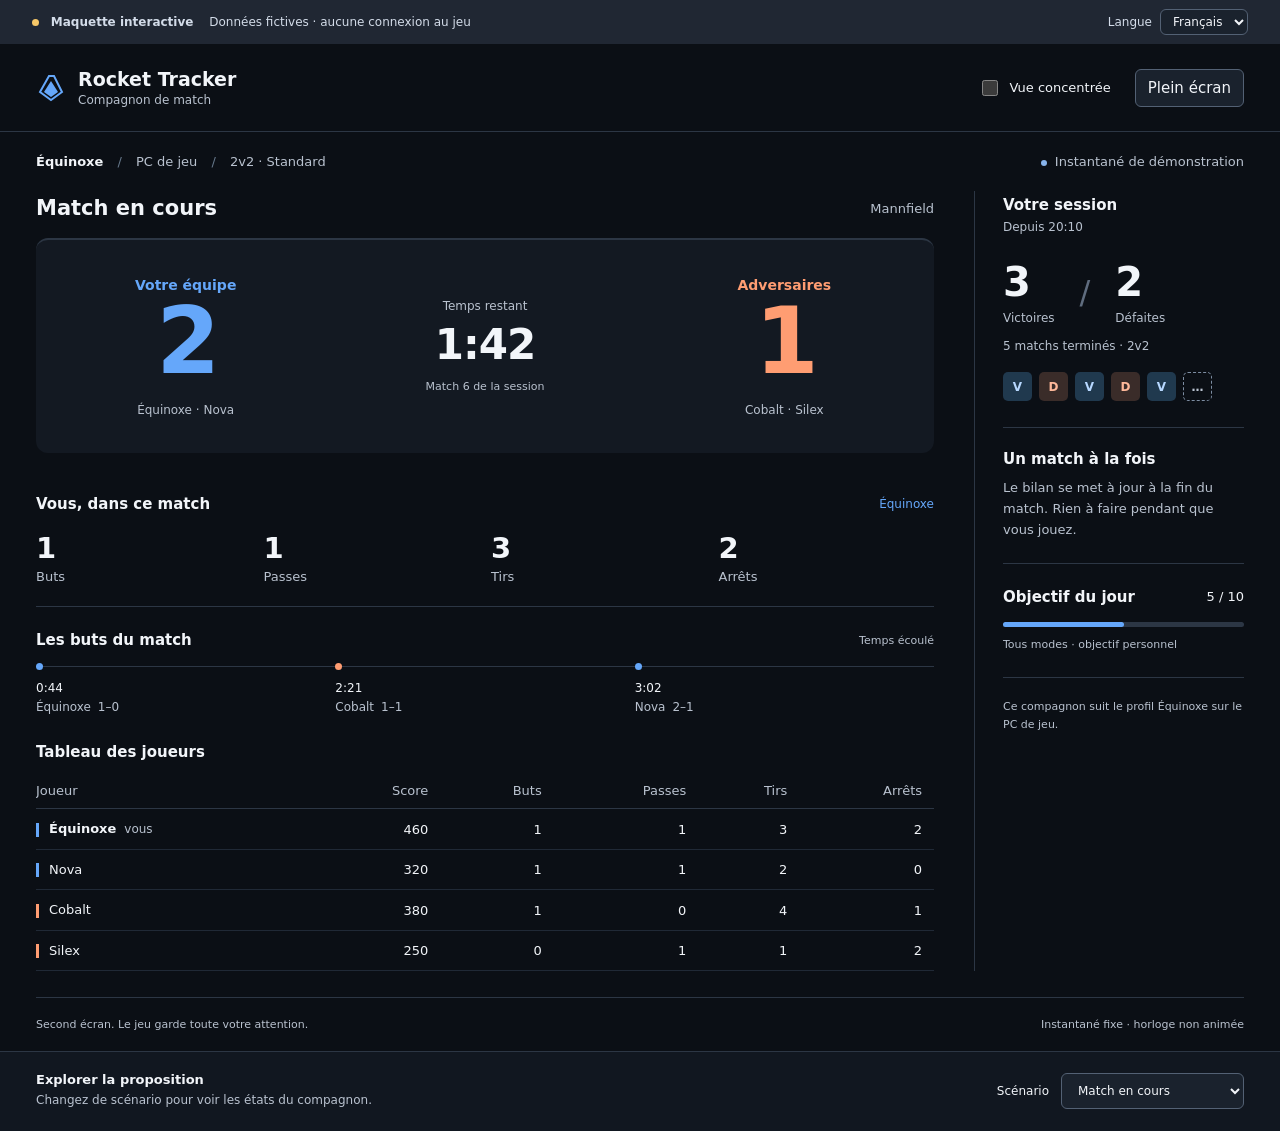
<file: docs/prototypes/ingame/index.html>
<!doctype html>
<html lang="fr">
<head>
  <meta charset="utf-8">
  <meta name="viewport" content="width=device-width, initial-scale=1">
  <meta name="color-scheme" content="dark">
  <meta http-equiv="Content-Security-Policy" content="default-src 'none'; style-src 'self'; script-src 'self'; img-src 'self'; connect-src 'none'; base-uri 'none'; form-action 'none'">
  <title>Rocket Tracker — Compagnon second écran</title>
  <link rel="stylesheet" href="companion.css">
  <script src="companion.js" defer>
</script>
</head>
<body>
  <div class="prototype-bar">
    <span>
<span class="prototype-dot" aria-hidden="true">
</span> <strong data-i18n="prototype">Maquette interactive</strong> <span data-i18n="fiction">Données fictives · aucune connexion au jeu</span>
</span>
    <label class="language">
<span data-i18n="language">Langue</span> <select id="language">
<option value="fr">Français</option>
<option value="en">English</option>
</select>
</label>
  </div>
  <header class="app-header">
    <div class="brand">
<svg width="30" height="30" viewBox="0 0 30 30" aria-hidden="true">
<path d="M4 19 13 3h5l8 16-11 8Z" fill="none" stroke="currentColor" stroke-width="2"/>
<path d="m8 19 7-11 7 11-7 5Z" fill="currentColor"/>
</svg>
<div>Rocket Tracker <span data-i18n="companion">Compagnon de match</span>
</div>
</div>
    <div class="header-actions">
<label class="focus-control">
<input id="focus" type="checkbox">
<span data-i18n="focus">Vue concentrée</span>
</label>
<button id="fullscreen" type="button" data-i18n="fullscreen">Plein écran</button>
</div>
  </header>
  <p id="display-notice" class="notice display-notice" role="status" aria-live="polite" hidden></p>
  <main id="companion" data-state="match">
    <div class="context-row">
<div>
<span class="context-profile">Équinoxe</span> <span class="separator">/</span> <span data-i18n="device">PC de jeu</span> <span class="separator">/</span> <span id="context-mode">2v2 · Standard</span>
</div>
<span id="freshness" class="freshness">Instantané de démonstration</span>
</div>
    <section id="notice" class="notice" role="status" aria-live="polite" hidden>
</section>
    <div class="match-layout">
      <section class="match-column" aria-labelledby="match-heading">
        <div class="match-topline">
<h1 id="match-heading">Match en cours</h1>
<span id="arena">Mannfield</span>
</div>
        <section id="score-panel" class="score-panel" aria-label="Score">
          <div class="side our-side">
<span id="our-label">Votre équipe</span>
<strong id="our-score">2</strong>
<span class="team-players" id="our-players">Équinoxe · Nova</span>
</div>
          <div class="clock-block">
<span id="clock-label">Temps restant</span>
<strong id="clock">1:42</strong>
<span id="match-badge">Match 6 de la session</span>
</div>
          <div class="side their-side">
<span id="their-label">Adversaires</span>
<strong id="their-score">1</strong>
<span class="team-players" id="their-players">Cobalt · Silex</span>
</div>
        </section>
        <div id="empty-state" class="empty-state" hidden>
<span class="empty-symbol" aria-hidden="true">◇</span>
<h2 id="empty-heading">
</h2>
<p id="empty-copy">
</p>
</div>
        <section id="personal" class="personal" aria-labelledby="personal-heading">
<div class="personal-heading">
<h2 id="personal-heading">Vous, dans ce match</h2>
<span id="personal-name">Équinoxe</span>
</div>
<dl id="personal-stats">
</dl>
</section>
        <section id="timeline-section" class="timeline-section" aria-labelledby="timeline-heading">
<div class="section-label">
<h2 id="timeline-heading">Les buts du match</h2>
<span data-i18n="elapsed">Temps écoulé</span>
</div>
<ol id="timeline" class="timeline">
</ol>
</section>
        <section id="scoreboard-section" class="scoreboard-section" aria-labelledby="scoreboard-heading">
<h2 id="scoreboard-heading">Tableau des joueurs</h2>
<div class="table-wrap">
<table>
<thead>
<tr>
<th scope="col" data-i18n="player">Joueur</th>
<th scope="col" data-i18n="score">Score</th>
<th scope="col" data-i18n="goals">Buts</th>
<th scope="col" data-i18n="assists">Passes</th>
<th scope="col" data-i18n="shots">Tirs</th>
<th scope="col" data-i18n="saves">Arrêts</th>
</tr>
</thead>
<tbody id="scoreboard">
</tbody>
</table>
</div>
</section>
      </section>
      <aside class="session-column" aria-labelledby="session-heading">
        <div class="session-title">
<h2 id="session-heading">Votre session</h2>
<span data-i18n="session-time">Depuis 20:10</span>
</div>
        <div class="session-record">
<div>
<strong id="wins">3</strong>
<span data-i18n="wins">Victoires</span>
</div>
<span class="record-separator">/</span>
<div>
<strong id="losses">2</strong>
<span data-i18n="losses">Défaites</span>
</div>
</div>
        <p id="session-caption" class="subtle">5 matchs terminés · 2v2</p>
<div id="session-strip" class="session-strip" aria-label="Résultats de la session">
</div>
        <section class="next-glance">
<h3 data-i18n="next">Un match à la fois</h3>
<p id="session-tip">Le bilan se met à jour à la fin du match. Rien à faire pendant que vous jouez.</p>
</section>
        <section class="daily">
<div>
<h3 data-i18n="daily">Objectif du jour</h3>
<span id="daily-value">5 / 10</span>
</div>
<progress id="daily-progress" value="5" max="10" aria-label="Objectif du jour">
</progress>
<p data-i18n="daily-detail">Tous modes · objectif personnel</p>
</section>
        <p class="privacy-note" data-i18n="scope">Ce compagnon suit le profil Équinoxe sur le PC de jeu.</p>
      </aside>
    </div>
    <footer class="view-footer">
<span data-i18n="quiet">Second écran. Le jeu garde toute votre attention.</span>
<span id="view-hint">Instantané fixe · horloge non animée</span>
</footer>
  </main>
  <section class="review-controls" aria-labelledby="review-heading">
<div>
<h2 id="review-heading" data-i18n="explore">Explorer la proposition</h2>
<p data-i18n="explore-copy">Changez de scénario pour voir les états du compagnon.</p>
</div>
<label>
<span data-i18n="scenario">Scénario</span>
<select id="scenario">
<option value="loading" data-i18n="scenario-loading">Chargement du statut</option>
<option value="match" data-i18n="scenario-match" selected>Match en cours</option>
<option value="overtime" data-i18n="scenario-overtime">Prolongation</option>
<option value="finished" data-i18n="scenario-finished">Fin de match</option>
<option value="pending" data-i18n="scenario-pending">Résultat en attente</option>
<option value="offline" data-i18n="scenario-offline">Agent hors ligne</option>
<option value="waiting" data-i18n="scenario-waiting">Entre deux matchs</option>
<option value="training" data-i18n="scenario-training">Entraînement</option>
<option value="partial" data-i18n="scenario-partial">Match rejoint en cours</option>
<option value="unidentified" data-i18n="scenario-unidentified">Profil non identifié</option>
<option value="stale" data-i18n="scenario-stale">Données interrompues</option>
</select>
</label>
</section>
  <noscript>Maquette figée : activez JavaScript pour explorer les scénarios. Static mock-up: enable JavaScript to explore scenarios.</noscript>
</body>
</html>
</file>
<file: docs/prototypes/ingame/companion.css>
:root {
  color-scheme:dark;
  --bg:#0b0f15;
  --panel:#131922;
  --line:#2c3644;
  --text:#f2f5f9;
  --muted:#b9c2cf;
  --blue:#65a7fa;
  --orange:#ff9d72;
  --warn:#f6c768;
  font-family:"Segoe UI",system-ui,-apple-system,sans-serif;
  font-synthesis:none;
}
* {
  box-sizing:border-box;
}
body {
  margin:0;
  background:var(--bg);
  color:var(--text);
  font-size:15px;
}
button,select,input {
  font:inherit;
}
button,select {
  background:#1a222d;
  color:var(--text);
  border:1px solid #536174;
  border-radius:6px;
  padding:9px 12px;
  cursor:pointer;
}
button:hover,select:hover {
  background:#263347;
}
button:focus-visible,select:focus-visible,input:focus-visible {
  outline:3px solid #a7ceff;
  outline-offset:4px;
}
button:disabled {
  opacity:.55;
  cursor:default;
}
[hidden] {
  display:none!important;
}
h1,h2,h3,p,dl {
  margin:0;
}
h2,h3 {
  font-size:15px;
  font-weight:600;
}
p {
  line-height:1.6;
}
small {
  font-size:12px;
}
.prototype-bar {
  background:#202733;
  color:#d3dce9;
  padding:9px 32px;
  font-size:12px;
  display:flex;
  align-items:center;
  justify-content:space-between;
  gap:12px;
}
.prototype-bar strong {
  font-weight:600;
  margin-right:12px;
}
.prototype-dot {
  display:inline-block;
  width:7px;
  height:7px;
  border-radius:50%;
  background:var(--warn);
  margin-right:8px;
}
.language {
  display:flex;
  align-items:center;
  gap:8px;
}
.language select {
  padding:4px 8px;
  font-size:12px;
}
.app-header {
  display:flex;
  align-items:center;
  justify-content:space-between;
  padding:24px 36px;
  border-bottom:1px solid var(--line);
  gap:20px;
}
.brand {
  display:flex;
  align-items:center;
  gap:12px;
  font-size:19px;
  font-weight:650;
}
.brand svg {
  color:var(--blue);
}
.brand span {
  display:block;
  font-size:12px;
  font-weight:400;
  color:var(--muted);
  margin-top:3px;
}
.header-actions {
  display:flex;
  align-items:center;
  gap:24px;
}
.focus-control {
  display:flex;
  align-items:center;
  gap:9px;
  font-size:13px;
  cursor:pointer;
}
.focus-control input {
  accent-color:var(--blue);
  width:16px;
  height:16px;
}
main {
  max-width:1600px;
  margin:auto;
  padding:0 36px;
}
.context-row {
  display:flex;
  justify-content:space-between;
  align-items:center;
  gap:16px;
  padding:22px 0;
  color:var(--muted);
  font-size:13px;
}
.context-profile {
  color:var(--text);
  font-weight:600;
}
.separator {
  margin:0 10px;
  color:#66788b;
}
.freshness:before {
  content:"";
  display:inline-block;
  width:6px;
  height:6px;
  background:#88b4eb;
  border-radius:50%;
  margin-right:8px;
}
.notice {
  background:#2d2618;
  color:#ffe2a1;
  border-left:3px solid var(--warn);
  padding:15px 20px;
  margin:0 0 20px;
  line-height:1.5;
}
.match-layout {
  display:grid;
  grid-template-columns:minmax(0,1fr) 270px;
  gap:40px;
}
.match-topline {
  display:flex;
  justify-content:space-between;
  align-items:center;
  gap:12px;
  margin:5px 0 18px;
}
.match-topline h1 {
  font-size:21px;
  font-weight:600;
}
.match-topline>span {
  font-size:13px;
  color:var(--muted);
}
.score-panel {
  display:grid;
  grid-template-columns:1fr 1fr 1fr;
  align-items:center;
  background:var(--panel);
  border-radius:12px;
  overflow:hidden;
  min-height:215px;
  border-top:2px solid var(--line);
}
.side {
  text-align:center;
  position:relative;
  padding:24px 10px;
}
.side>span:first-child {
  font-size:14px;
  font-weight:600;
}
.our-side {
  color:var(--blue);
}
.their-side {
  color:var(--orange);
}
.side strong {
  font-size:92px;
  line-height:1.05;
  font-weight:700;
  display:block;
  font-variant-numeric:tabular-nums;
  letter-spacing:-5px;
}
.team-players {
  display:block;
  color:var(--muted);
  font-size:12px;
  margin-top:12px;
}
.clock-block {
  text-align:center;
}
.clock-block>span:first-child {
  font-size:12px;
  color:var(--muted);
  display:block;
}
.clock-block strong {
  display:block;
  font-size:42px;
  font-weight:600;
  letter-spacing:-1px;
  line-height:1.5;
  font-variant-numeric:tabular-nums;
}
.clock-block>span:last-child {
  font-size:11px;
  color:var(--muted);
}
.personal {
  margin:24px 0;
  padding:18px 0;
  border-bottom:1px solid var(--line);
}
.personal-heading {
  display:flex;
  justify-content:space-between;
  gap:12px;
  align-items:center;
}
.personal-heading>span {
  font-size:12px;
  color:var(--blue);
}
.personal dl {
  display:grid;
  grid-template-columns:repeat(4,1fr);
  gap:12px;
  margin:18px 0 4px;
}
.personal dl>div {
  display:flex;
  flex-direction:column-reverse;
  gap:4px;
}
.personal dt {
  color:var(--muted);
  font-size:13px;
}
.personal dd {
  margin:0;
  font-size:29px;
  font-weight:600;
  font-variant-numeric:tabular-nums;
}
.section-label {
  display:flex;
  justify-content:space-between;
  align-items:center;
  gap:12px;
}
.section-label>span {
  color:var(--muted);
  font-size:11px;
}
.timeline {
  display:flex;
  list-style:none;
  padding:0;
  margin:17px 0 26px;
  gap:0;
  border-top:1px solid var(--line);
}
.timeline li {
  flex:1;
  padding-top:12px;
  position:relative;
  color:var(--muted);
  font-size:12px;
  line-height:1.6;
}
.timeline li:before {
  content:"";
  width:7px;
  height:7px;
  position:absolute;
  top:-4px;
  left:0;
  border-radius:50%;
  background:var(--blue);
}
.timeline li.orange:before {
  background:var(--orange);
}
.timeline time {
  font-variant-numeric:tabular-nums;
  color:var(--text);
  display:block;
}
.timeline strong {
  font-weight:500;
}
.timeline .goal-score {
  margin-left:7px;
  color:var(--muted);
}
.scoreboard-section h2 {
  margin-bottom:12px;
}
.table-wrap {
  overflow-x:auto;
}
table {
  border-collapse:collapse;
  width:100%;
  font-variant-numeric:tabular-nums;
  font-size:13px;
  text-align:right;
}
th {
  font-weight:400;
  color:var(--muted);
  padding:10px 12px;
  border-bottom:1px solid var(--line);
}
td {
  padding:12px;
  border-bottom:1px solid #202936;
}
th:first-child,td:first-child {
  text-align:left;
  padding-left:0;
  min-width:128px;
}
td:first-child:before {
  content:"";
  display:inline-block;
  width:3px;
  height:14px;
  margin-right:10px;
  background:var(--blue);
  vertical-align:middle;
}
tr.orange td:first-child:before {
  background:var(--orange);
}
tr.me td:first-child {
  font-weight:650;
}
td small {
  color:var(--muted);
  font-weight:400;
  margin-left:8px;
}
.session-column {
  border-left:1px solid var(--line);
  padding:5px 0 0 28px;
}
.session-title span {
  display:block;
  color:var(--muted);
  font-size:12px;
  margin-top:6px;
}
.session-record {
  display:flex;
  align-items:center;
  gap:25px;
  margin:24px 0 12px;
}
.session-record>div {
  display:flex;
  flex-direction:column;
}
.session-record strong {
  font-size:40px;
  font-weight:600;
  line-height:1.2;
  font-variant-numeric:tabular-nums;
}
.session-record div>span {
  font-size:12px;
  color:var(--muted);
  margin-top:5px;
}
.record-separator {
  font-size:32px;
  color:#5f6c7e;
  font-weight:300;
}
.subtle {
  color:var(--muted);
  font-size:12px;
}
.session-strip {
  display:flex;
  flex-wrap:wrap;
  gap:7px;
  margin:16px 0 26px;
}
.session-strip span {
  display:grid;
  place-items:center;
  min-width:29px;
  height:29px;
  border-radius:5px;
  background:#20394e;
  color:#b7d8ff;
  font-size:12px;
  font-weight:600;
}
.session-strip .lost {
  background:#3a2c29;
  color:#ffb99a;
}
.session-strip .ongoing {
  background:transparent;
  border:1px dashed #7d8da2;
  color:var(--muted);
}
.next-glance {
  border-top:1px solid var(--line);
  padding:22px 0;
}
.next-glance p {
  font-size:13px;
  color:var(--muted);
  margin-top:10px;
}
.daily {
  border-top:1px solid var(--line);
  padding:24px 0;
}
.daily>div {
  display:flex;
  justify-content:space-between;
  align-items:center;
  gap:12px;
}
.daily>div>span {
  font-size:13px;
  font-variant-numeric:tabular-nums;
}
.daily progress {
  width:100%;
  height:5px;
  margin:16px 0 8px;
  border:0;
  border-radius:3px;
  accent-color:var(--blue);
}
progress::-webkit-progress-bar {
  background:#2c3644;
  border-radius:3px;
}
progress::-webkit-progress-value {
  background:var(--blue);
  border-radius:3px;
}
.daily p,.privacy-note {
  font-size:11px;
  color:var(--muted);
}
.privacy-note {
  border-top:1px solid var(--line);
  padding-top:20px;
}
.view-footer {
  display:flex;
  justify-content:space-between;
  gap:16px;
  color:var(--muted);
  font-size:11px;
  border-top:1px solid var(--line);
  padding:20px 0;
  margin-top:26px;
}
.review-controls {
  border-top:1px solid var(--line);
  background:#111720;
  padding:20px 36px;
  display:flex;
  justify-content:space-between;
  align-items:center;
  gap:18px;
}
.review-controls h2 {
  font-size:13px;
}
.review-controls p {
  font-size:12px;
  color:var(--muted);
  margin-top:4px;
}
.review-controls label {
  display:flex;
  align-items:center;
  gap:12px;
  font-size:12px;
}
.empty-state {
  text-align:center;
  min-height:360px;
  display:flex;
  justify-content:center;
  align-items:center;
  flex-direction:column;
  border:1px dashed #536174;
  border-radius:12px;
  padding:35px;
}
.empty-symbol {
  color:var(--blue);
  font-size:58px;
  margin-bottom:18px;
}
.empty-state h2 {
  font-size:25px;
  font-weight:600;
}
.empty-state p {
  max-width:420px;
  color:var(--muted);
  margin-top:12px;
}
.is-focus .scoreboard-section,.is-focus .timeline-section {
  display:none;
}
.is-focus .score-panel {
  min-height:330px;
}
.is-focus .side strong {
  font-size:125px;
}
.is-focus .clock-block strong {
  font-size:56px;
}
.is-focus .personal dd {
  font-size:38px;
}
.is-stale .score-panel,.is-stale .personal,.is-stale .timeline-section,.is-stale .scoreboard-section {
  opacity:.65;
}
.is-stale .freshness:before {
  background:var(--warn);
}
@media(min-width:1650px) {
  body {
    font-size:17px;
  }
  .score-panel {
    min-height:260px;
  }
  .side strong {
    font-size:110px;
  }
  .clock-block strong {
    font-size:54px;
  }
  .match-topline h1 {
    font-size:25px;
  }
  .personal dd {
    font-size:34px;
  }
  table {
    font-size:15px;
  }
}
@media(max-width:980px) {
  .match-layout {
    grid-template-columns:minmax(0,1fr) 220px;
    gap:24px;
  }
  .session-column {
    padding-left:20px;
  }
  main {
    padding:0 24px;
  }
  .app-header {
    padding:20px 24px;
  }
  .side strong {
    font-size:72px;
  }
  .clock-block strong {
    font-size:35px;
  }
  .team-players {
    font-size:11px;
  }
}
@media(max-width:720px) {
  .prototype-bar {
    padding:10px 16px;
    align-items:flex-start;
  }
  .prototype-bar>span>span:last-child {
    display:block;
    margin:4px 0 0 18px;
  }
  .app-header {
    padding:18px 16px;
    align-items:flex-start;
  }
  .brand {
    font-size:16px;
  }
  .header-actions {
    flex-direction:column;
    gap:12px;
    align-items:flex-end;
  }
  .header-actions button {
    font-size:12px;
    padding:7px 10px;
  }
  .focus-control {
    font-size:12px;
  }
  main {
    padding:0 16px;
  }
  .context-row {
    align-items:flex-start;
    flex-direction:column;
    padding:17px 0;
    gap:8px;
    font-size:12px;
  }
  .match-layout {
    display:block;
  }
  .match-topline h1 {
    font-size:18px;
  }
  .score-panel {
    min-height:185px;
  }
  .side strong {
    font-size:68px;
  }
  .clock-block strong {
    font-size:30px;
  }
  .side>span:first-child {
    font-size:12px;
  }
  .team-players {
    font-size:10px;
  }
  .clock-block>span:last-child {
    font-size:10px;
  }
  .personal dd {
    font-size:26px;
  }
  .session-column {
    border-left:0;
    border-top:1px solid var(--line);
    padding:24px 0 0;
    margin-top:26px;
    display:grid;
    grid-template-columns:1fr 1fr;
    column-gap:24px;
  }
  .session-title {
    grid-column:1;
  }
  .session-record {
    grid-column:1;
    margin:16px 0;
  }
  .session-caption,.session-strip {
    grid-column:1;
  }
  .session-column .subtle {
    grid-column:1;
  }
  .next-glance {
    grid-column:2;
    grid-row:1 / span 4;
    border-top:0;
    padding:0;
  }
  .daily,.privacy-note {
    grid-column:1 / -1;
  }
  .review-controls {
    padding:18px 16px;
    align-items:flex-start;
    flex-direction:column;
  }
  .review-controls label {
    width:100%;
  }
  .review-controls select {
    flex:1;
    min-width:0;
  }
  .view-footer {
    flex-direction:column;
    gap:7px;
  }
  .is-focus .score-panel {
    min-height:240px;
  }
  .is-focus .side strong {
    font-size:85px;
  }
  .is-focus .clock-block strong {
    font-size:36px;
  }
}
@media(prefers-reduced-motion:reduce) {
  * {
    scroll-behavior:auto;
  }
}

.display-notice {
  margin: 20px 36px 0;
}
@media (max-width: 720px) {
  .display-notice {
    margin: 16px 16px 0;
  }
}
</file>
